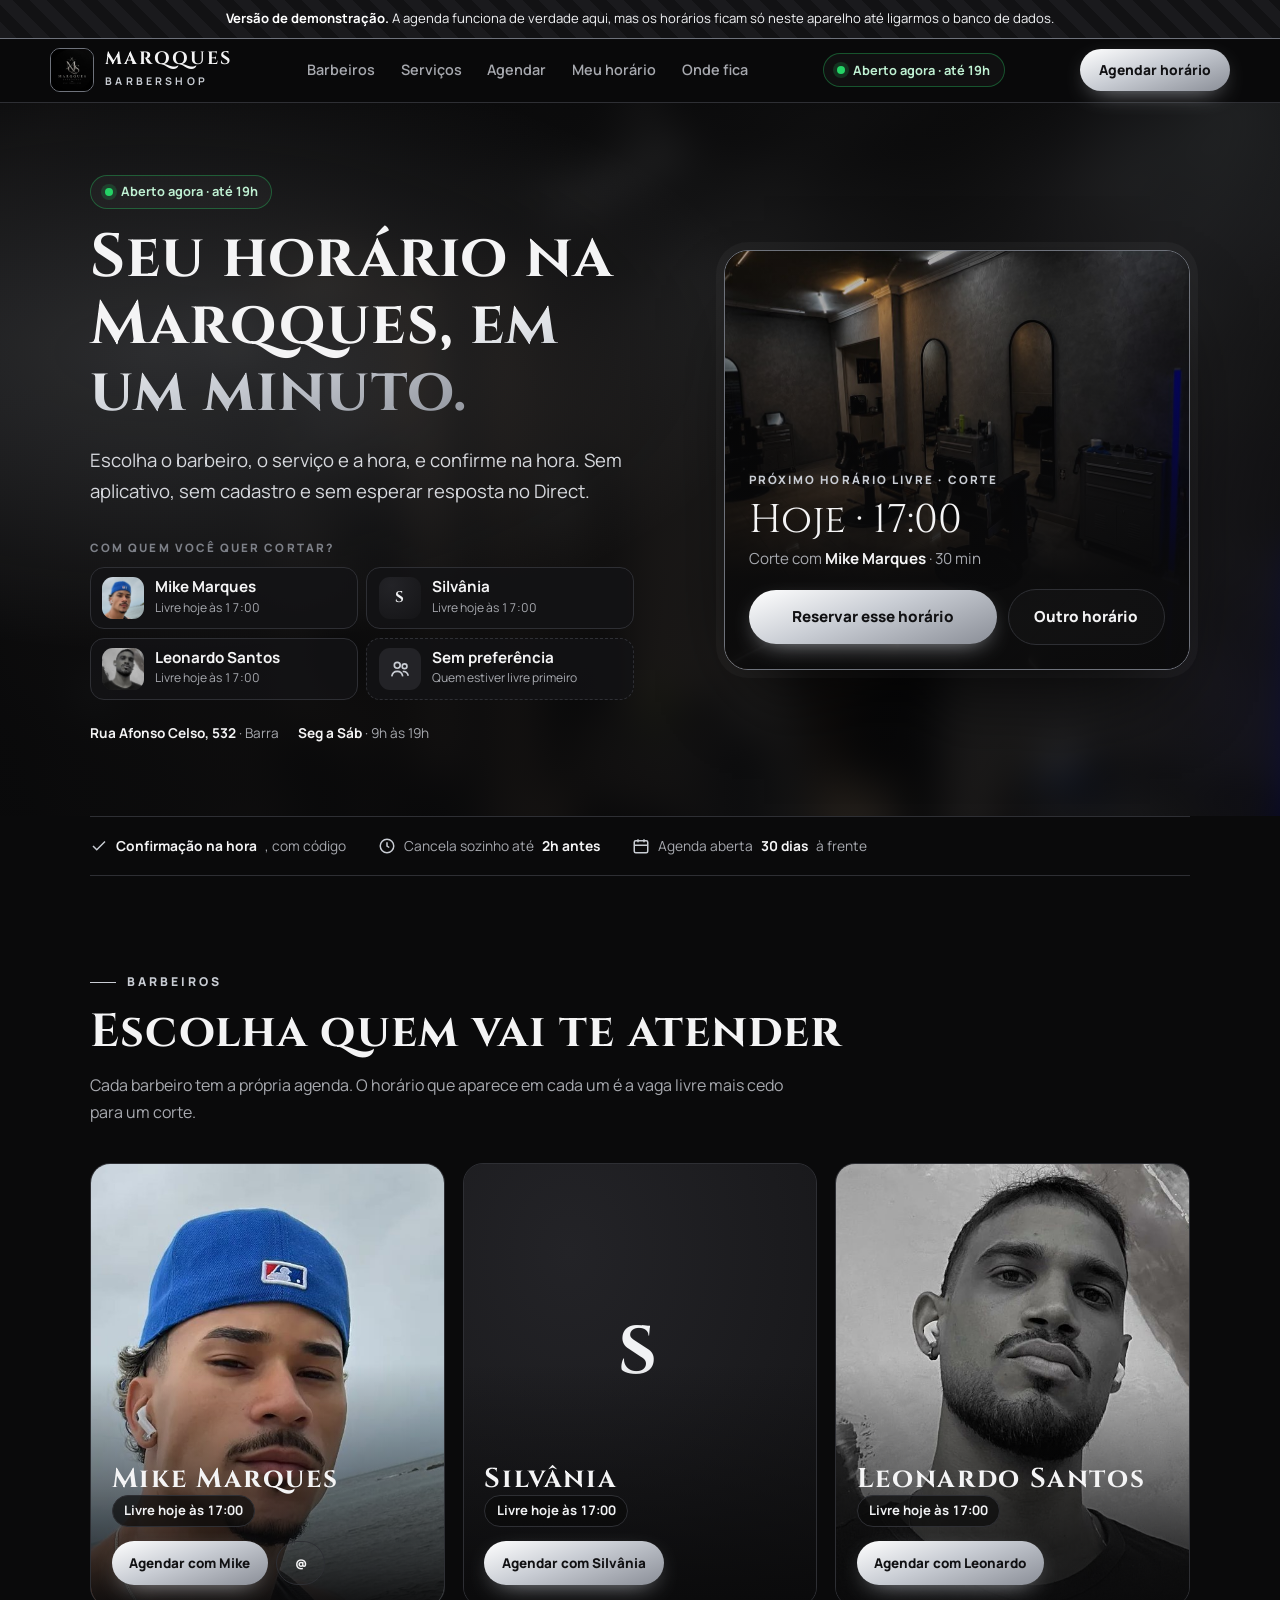
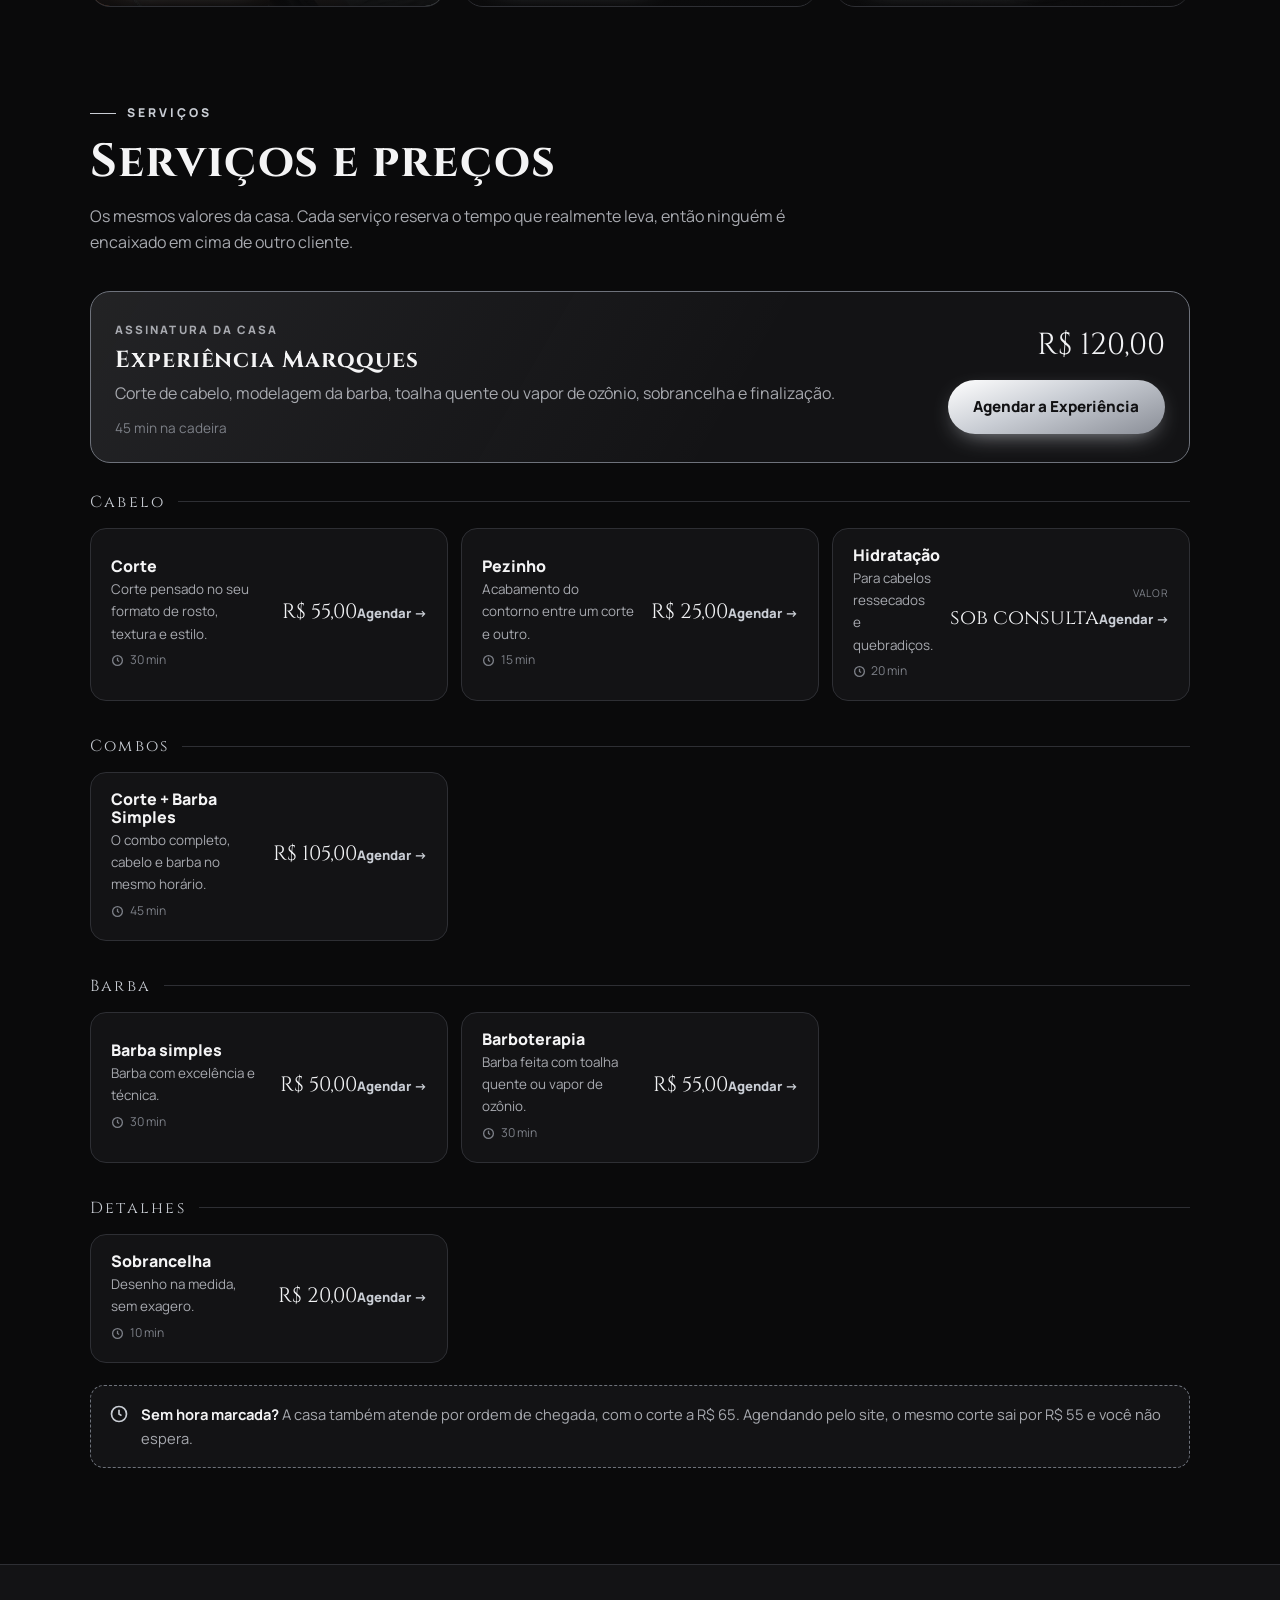
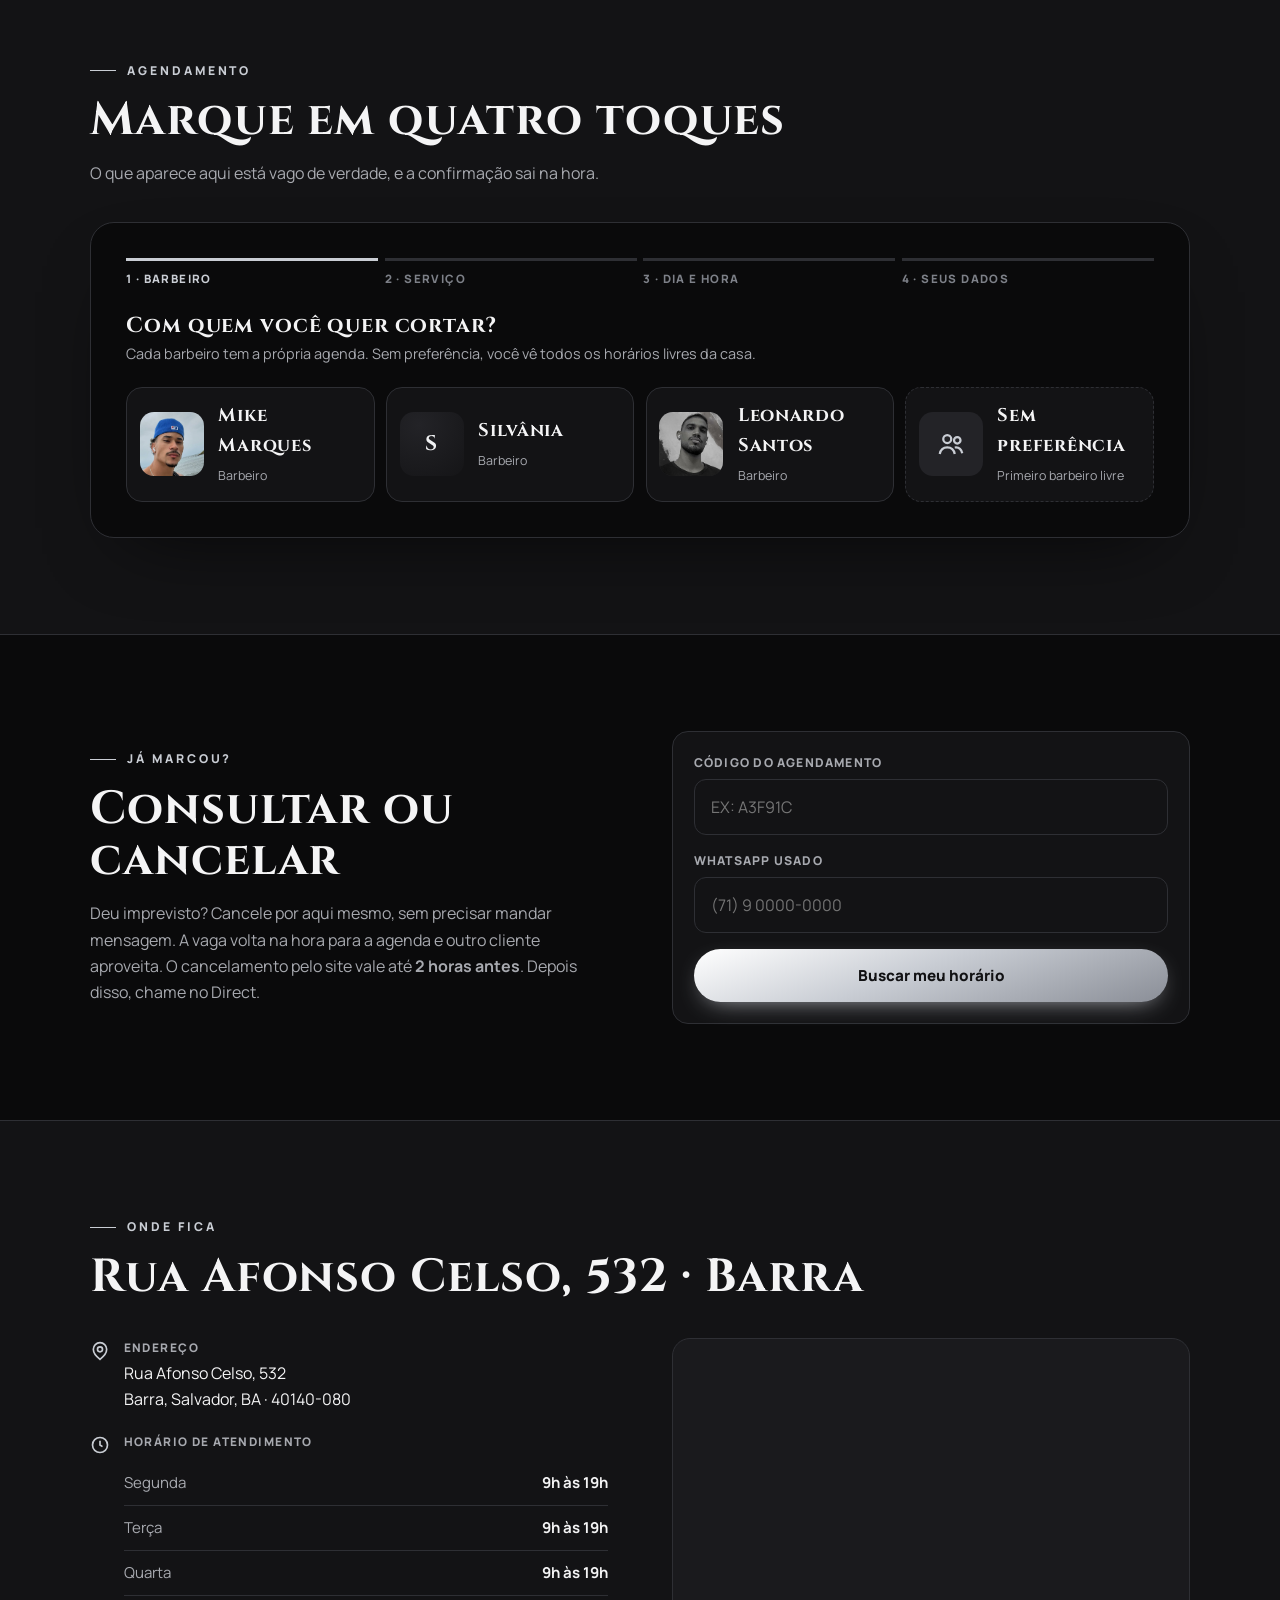
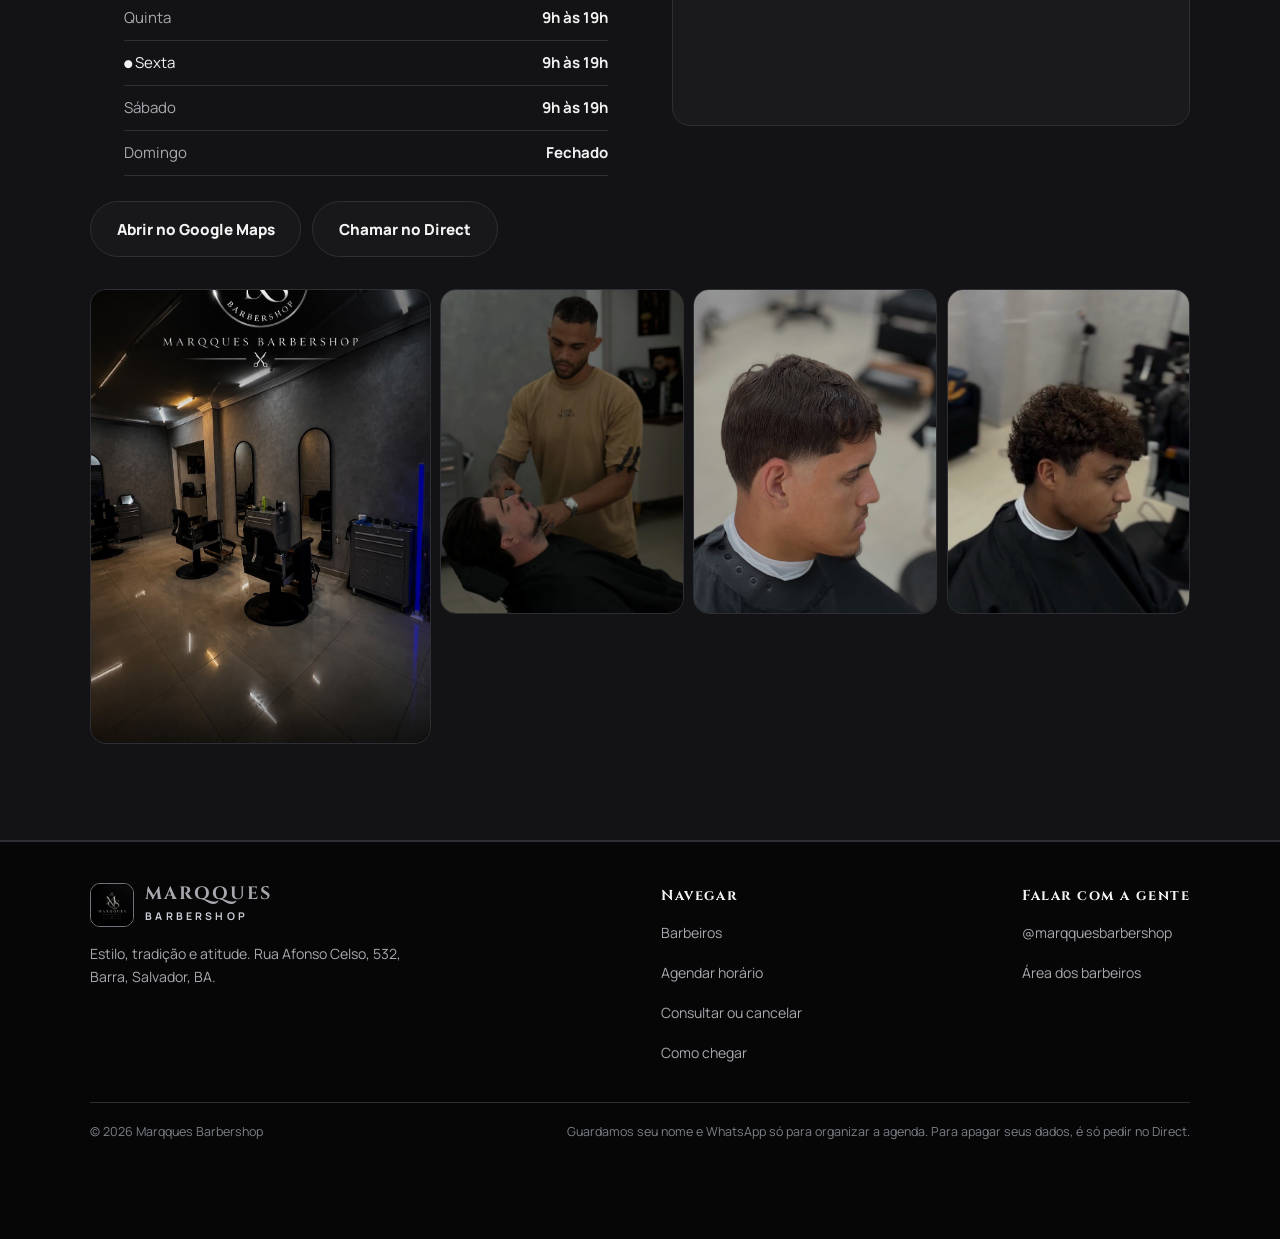
<file: index.html>
<!DOCTYPE html>
<html lang="pt-BR">
<head>
<meta charset="UTF-8">
<meta name="viewport" content="width=device-width, initial-scale=1.0">
<title>Marqques Barbershop · Agende com Mike, Silvânia ou Leonardo na Barra</title>
<meta name="description" content="Barbearia na Barra, Salvador. Escolha o barbeiro, o serviço e o horário e confirme na hora, sem app e sem cadastro.">
<meta name="theme-color" content="#0A0A0B">
<link rel="icon" href="fotos/logo.jpg">

<meta property="og:type" content="website">
<meta property="og:title" content="Marqques Barbershop · Agende seu horário">
<meta property="og:description" content="Escolha o barbeiro, o serviço e o horário. Confirmação na hora, sem app.">
<meta property="og:image" content="fotos/salao.jpg">
<meta property="og:locale" content="pt_BR">
<meta name="twitter:card" content="summary_large_image">

<link rel="preconnect" href="https://fonts.googleapis.com">
<link rel="preconnect" href="https://fonts.gstatic.com" crossorigin>
<link href="https://fonts.googleapis.com/css2?family=Cinzel:wght@600;700&family=Manrope:wght@400;500;600;700;800&display=swap" rel="stylesheet">
<link rel="stylesheet" href="assets/estilo.css?v=20260923213739">

<script type="application/ld+json">
{
  "@context":"https://schema.org",
  "@type":"BarberShop",
  "name":"Marqques Barbershop",
  "slogan":"Estilo • Tradição • Atitude",
  "image":"fotos/salao.jpg",
  "priceRange":"R$$",
  "address":{
    "@type":"PostalAddress",
    "streetAddress":"Rua Afonso Celso, 532",
    "addressLocality":"Salvador",
    "addressRegion":"BA",
    "postalCode":"40140-080",
    "addressCountry":"BR"
  },
  "sameAs":["https://www.instagram.com/marqquesbarbershop/"],
  "openingHoursSpecification":[
    {"@type":"OpeningHoursSpecification","dayOfWeek":["Monday","Tuesday","Wednesday","Thursday","Friday","Saturday"],"opens":"09:00","closes":"19:00"}
  ]
}
</script>
</head>
<body>

<div id="faixa-demo" class="faixa-demo" hidden>
  <b>Versão de demonstração.</b> A agenda funciona de verdade aqui, mas os horários ficam só neste aparelho até ligarmos o banco de dados.
</div>

<!-- ================= TOPO ================= -->
<header class="topo">
  <div class="wrap topo-in">
    <a class="marca" href="#" aria-label="Marqques Barbershop, início">
      <img src="fotos/logo.jpg" alt="" width="44" height="44">
      <span><b>MARQQUES</b><small>Barbershop</small></span>
    </a>
    <nav class="menu">
      <a href="#equipe">Barbeiros</a>
      <a href="#servicos">Serviços</a>
      <a href="#agendar">Agendar</a>
      <a href="#meu-horario">Meu horário</a>
      <a href="#local">Onde fica</a>
    </nav>
    <span class="status" data-status></span>
    <a class="btn btn-prata" href="#agendar">Agendar horário</a>
  </div>
</header>

<!-- ================= CAPA: a agenda já começa aqui ================= -->
<section class="capa capa-agenda">
  <div class="capa-foto" style="background-image:url('fotos/salao.jpg')"></div>
  <div class="wrap capa-in">
    <div class="capa-txt">
      <span class="status" data-status></span>
      <h1>Seu horário na Marqques, <span class="prata-texto">em um minuto.</span></h1>
      <p class="lead">
        Escolha o barbeiro, o serviço e a hora, e confirme na hora.
        Sem aplicativo, sem cadastro e sem esperar resposta no Direct.
      </p>

      <p class="rotulo">Com quem você quer cortar?</p>
      <div class="atalhos" id="atalhos">
        <div class="carregando">Carregando a equipe…</div>
      </div>

      <div class="capa-rodape">
        <span><b>Rua Afonso Celso, 532</b> · Barra</span>
        <span><b>Seg a Sáb</b> · 9h às 19h</span>
      </div>
    </div>

    <aside class="proximo" id="proximo" aria-live="polite">
      <img src="fotos/salao.jpg" alt="" width="941" height="1671">
      <div class="proximo-in">
        <p class="rotulo">Próximo horário livre · Corte</p>
        <div class="proximo-quando" id="px-quando">Procurando…</div>
        <p class="proximo-com" id="px-com">&nbsp;</p>
        <div class="acoes">
          <button class="btn btn-prata btn-bloco" id="px-reservar" type="button" disabled>Reservar esse horário</button>
          <a class="btn btn-linha" href="#agendar">Outro horário</a>
        </div>
      </div>
    </aside>
  </div>
</section>

<div class="wrap">
  <div class="selos">
    <span><svg width="18" height="18" viewBox="0 0 24 24" fill="none" stroke="currentColor" stroke-width="2"><path d="M20 6 9 17l-5-5"/></svg><b>Confirmação na hora</b>, com código</span>
    <span><svg width="18" height="18" viewBox="0 0 24 24" fill="none" stroke="currentColor" stroke-width="2"><circle cx="12" cy="12" r="9"/><path d="M12 7v5l3 2"/></svg>Cancela sozinho até <b>2h antes</b></span>
    <span><svg width="18" height="18" viewBox="0 0 24 24" fill="none" stroke="currentColor" stroke-width="2"><rect x="3" y="5" width="18" height="16" rx="2"/><path d="M8 3v4M16 3v4M3 11h18"/></svg>Agenda aberta <b>30 dias</b> à frente</span>
  </div>
</div>

<!-- ================= EQUIPE ================= -->
<section class="secao" id="equipe">
  <div class="wrap">
    <p class="olho">Barbeiros</p>
    <h2>Escolha quem vai te atender</h2>
    <p class="sub">
      Cada barbeiro tem a própria agenda. O horário que aparece em cada um
      é a vaga livre mais cedo para um corte.
    </p>
    <div class="equipe equipe-v2" id="equipe-lista">
      <div class="carregando">Carregando a equipe…</div>
    </div>
  </div>
</section>

<!-- ================= SERVIÇOS ================= -->
<section class="secao" id="servicos" style="padding-top:0">
  <div class="wrap">
    <p class="olho">Serviços</p>
    <h2>Serviços e preços</h2>
    <p class="sub">
      Os mesmos valores da casa. Cada serviço reserva o tempo que realmente leva,
      então ninguém é encaixado em cima de outro cliente.
    </p>
    <div id="cardapio" style="margin-top:2.2rem">
      <div class="carregando">Carregando os serviços…</div>
    </div>
    <div class="aviso-chegada">
      <svg width="20" height="20" viewBox="0 0 24 24" fill="none" stroke="currentColor" stroke-width="2"><circle cx="12" cy="12" r="9"/><path d="M12 7v5l3 2"/></svg>
      <span><b>Sem hora marcada?</b> A casa também atende por ordem de chegada, com o corte a R$ 65.
        Agendando pelo site, o mesmo corte sai por R$ 55 e você não espera.</span>
    </div>
  </div>
</section>

<!-- ================= AGENDAMENTO ================= -->
<section class="secao agendar" id="agendar">
  <div class="wrap">
    <p class="olho">Agendamento</p>
    <h2>Marque em quatro toques</h2>
    <p class="sub">
      O que aparece aqui está vago de verdade, e a confirmação sai na hora.
    </p>

    <div class="painel" id="agendar-app">

      <div class="passos" id="passos">
        <div class="passo" data-estado="atual">1 · Barbeiro</div>
        <div class="passo" data-estado="aberto">2 · Serviço</div>
        <div class="passo" data-estado="aberto">3 · Dia e hora</div>
        <div class="passo" data-estado="aberto">4 · Seus dados</div>
      </div>

      <div class="escolhas" id="escolhas" hidden></div>

      <!-- 1 -->
      <div class="etapa" data-etapa="1" data-ativa>
        <h3>Com quem você quer cortar?</h3>
        <p class="dica">Cada barbeiro tem a própria agenda. Sem preferência, você vê todos os horários livres da casa.</p>
        <div class="lista-barbeiros" id="lista-barbeiros"></div>
      </div>

      <!-- 2 -->
      <div class="etapa" data-etapa="2">
        <h3>O que vamos fazer?</h3>
        <p class="dica">O tempo na cadeira muda conforme o serviço, por isso ele vem antes da hora.</p>
        <div id="lista-servicos"></div>
        <div class="acoes"><button class="voltar" type="button" data-voltar="1">← Trocar o barbeiro</button></div>
      </div>

      <!-- 3 -->
      <div class="etapa" data-etapa="3">
        <h3>Escolha o dia e a hora</h3>
        <div class="fita" id="fita-dias"></div>
        <p class="titulo-dia" id="titulo-dia"></p>
        <div id="caixa-horas"></div>
        <div class="acoes"><button class="voltar" type="button" data-voltar="2">← Trocar o serviço</button></div>
      </div>

      <!-- 4 -->
      <div class="etapa" data-etapa="4">
        <h3>Quase lá</h3>
        <p class="dica">Só falta saber quem vai sentar na cadeira.</p>
        <div class="resumo" id="resumo"></div>
        <form id="form-cliente" novalidate>
          <div class="campos">
            <div class="campo">
              <label for="cli-nome">Seu nome</label>
              <input id="cli-nome" name="nome" type="text" autocomplete="name" placeholder="Como te chamam" required>
            </div>
            <div class="campo">
              <label for="cli-tel">WhatsApp</label>
              <input id="cli-tel" name="tel" type="tel" inputmode="numeric" autocomplete="tel" placeholder="(71) 9 0000-0000" required>
              <p class="ajuda">Serve para te achar se precisar remarcar. Não vai para lista de propaganda.</p>
            </div>
            <div class="campo">
              <label for="cli-obs">Observação <span style="text-transform:none;letter-spacing:0;font-weight:500">(opcional)</span></label>
              <textarea id="cli-obs" name="obs" maxlength="240" placeholder="Ex: o mesmo do mês passado, degradê baixo"></textarea>
            </div>
          </div>
          <div id="msg-form"></div>
          <div class="acoes">
            <button class="btn btn-prata" id="btn-confirmar" type="submit">Confirmar horário</button>
            <button class="voltar" type="button" data-voltar="3">← Trocar a hora</button>
          </div>
        </form>
      </div>

      <!-- 5 -->
      <div class="etapa" data-etapa="5">
        <div class="sucesso">
          <div class="selo-ok" aria-hidden="true">
            <svg width="30" height="30" viewBox="0 0 24 24" fill="none" stroke="currentColor" stroke-width="3" stroke-linecap="round" stroke-linejoin="round"><path d="M20 6 9 17l-5-5"/></svg>
          </div>
          <h3>Horário confirmado</h3>
          <p class="com">com <span id="ok-barbeiro"></span></p>
          <p class="dica" id="ok-linha" style="color:var(--cinza);margin:.4rem 0 1rem"></p>
          <p style="font-size:.76rem;letter-spacing:.16em;text-transform:uppercase;color:var(--cinza);font-weight:800">Seu código</p>
          <div class="codigo" id="ok-codigo"></div>
          <p style="max-width:34rem;margin:0 auto 1.4rem;color:var(--cinza);font-size:.92rem">
            Guarde esse código: é com ele que você consulta ou cancela sozinho,
            até 2 horas antes. Chegue uns 5 minutinhos antes.
          </p>
          <div class="acoes" style="justify-content:center">
            <a class="btn btn-zap" id="ok-zap" target="_blank" rel="noopener">Avisar no WhatsApp</a>
            <a class="btn btn-linha" id="ok-ics">Salvar no calendário</a>
            <button class="btn btn-linha" id="btn-novo" type="button">Marcar outro</button>
          </div>
        </div>
      </div>

    </div>
  </div>
</section>

<!-- ================= MEU HORÁRIO ================= -->
<section class="secao" id="meu-horario">
  <div class="wrap dupla">
    <div>
      <p class="olho">Já marcou?</p>
      <h2>Consultar ou cancelar</h2>
      <p class="sub">
        Deu imprevisto? Cancele por aqui mesmo, sem precisar mandar mensagem.
        A vaga volta na hora para a agenda e outro cliente aproveita.
        O cancelamento pelo site vale até <b>2 horas antes</b>. Depois disso, chame no Direct.
      </p>
    </div>
    <div class="cartao">
      <form id="form-consulta">
        <div class="campos">
          <div class="campo">
            <label for="con-codigo">Código do agendamento</label>
            <input id="con-codigo" type="text" placeholder="Ex: A3F91C" style="text-transform:uppercase" required>
          </div>
          <div class="campo">
            <label for="con-tel">WhatsApp usado</label>
            <input id="con-tel" type="tel" inputmode="numeric" placeholder="(71) 9 0000-0000" required>
          </div>
          <button class="btn btn-prata btn-bloco" type="submit">Buscar meu horário</button>
        </div>
      </form>
      <div id="saida-consulta"></div>
    </div>
  </div>
</section>

<!-- ================= ONDE FICA ================= -->
<section class="secao" id="local" style="background:var(--grafite);border-block:1px solid var(--borda)">
  <div class="wrap">
    <p class="olho">Onde fica</p>
    <h2>Rua Afonso Celso, 532 · Barra</h2>

    <div class="dupla" style="margin-top:2.2rem;align-items:start">
      <div class="info-local">
        <div class="info-item">
          <svg width="20" height="20" viewBox="0 0 24 24" fill="none" stroke="currentColor" stroke-width="2"><path d="M20 10c0 6-8 12-8 12s-8-6-8-12a8 8 0 1 1 16 0Z"/><circle cx="12" cy="10" r="3"/></svg>
          <div>
            <b class="rot">Endereço</b>
            Rua Afonso Celso, 532<br>
            Barra, Salvador, BA · 40140-080
          </div>
        </div>

        <div class="info-item">
          <svg width="20" height="20" viewBox="0 0 24 24" fill="none" stroke="currentColor" stroke-width="2"><circle cx="12" cy="12" r="9"/><path d="M12 7v5l3 2"/></svg>
          <div style="width:100%">
            <b class="rot">Horário de atendimento</b>
            <table class="tabela-horario" id="tabela-horario">
              <tr data-dia="1"><td>Segunda</td><td>9h às 19h</td></tr>
              <tr data-dia="2"><td>Terça</td><td>9h às 19h</td></tr>
              <tr data-dia="3"><td>Quarta</td><td>9h às 19h</td></tr>
              <tr data-dia="4"><td>Quinta</td><td>9h às 19h</td></tr>
              <tr data-dia="5"><td>Sexta</td><td>9h às 19h</td></tr>
              <tr data-dia="6"><td>Sábado</td><td>9h às 19h</td></tr>
              <tr data-dia="0"><td>Domingo</td><td>Fechado</td></tr>
            </table>
          </div>
        </div>

        <div class="acoes" style="margin-top:.4rem">
          <a class="btn btn-linha" id="link-maps" target="_blank" rel="noopener" href="https://www.google.com/maps/search/?api=1&amp;query=Rua+Afonso+Celso+532+Barra+Salvador+BA">Abrir no Google Maps</a>
          <a class="btn btn-linha" id="link-contato" target="_blank" rel="noopener" href="https://ig.me/m/marqquesbarbershop">Chamar no Direct</a>
        </div>
      </div>

      <div class="mapa">
        <iframe title="Mapa da Marqques Barbershop" loading="lazy" referrerpolicy="no-referrer-when-downgrade"
          src="https://www.google.com/maps?q=Rua%20Afonso%20Celso%2C%20532%2C%20Barra%2C%20Salvador%20-%20BA&output=embed"></iframe>
      </div>
    </div>

    <div class="faixa-fotos">
      <figure><img src="fotos/salao.jpg" loading="lazy" style="object-position:50% 65%" alt="Salão da Marqques: piso escuro, cadeiras pretas, espelhos em arco e luzes de LED no teto."></figure>
      <figure><img src="fotos/atendimento.jpg" loading="lazy" alt="Barbeiro da Marqques desenhando a barba de um cliente deitado na cadeira."></figure>
      <figure><img src="fotos/corte-1.jpg" loading="lazy" alt="Corte degradê com franja texturizada, visto de perfil."></figure>
      <figure><img src="fotos/corte-2.jpg" loading="lazy" style="object-position:50% 35%" alt="Corte com cachos definidos no topo e laterais baixas."></figure>
    </div>
  </div>
</section>

<!-- ================= RODAPÉ ================= -->
<footer class="rodape">
  <div class="wrap">
    <div class="rodape-in">
      <div style="max-width:22rem">
        <a class="marca" href="#" style="margin-bottom:.9rem">
          <img src="fotos/logo.jpg" alt="" width="44" height="44">
          <span><b>MARQQUES</b><small>Barbershop</small></span>
        </a>
        <p>Estilo, tradição e atitude. Rua Afonso Celso, 532, Barra, Salvador, BA.</p>
      </div>
      <div>
        <b class="rodape-titulo">Navegar</b>
        <ul class="rodape-links">
          <li><a href="#equipe">Barbeiros</a></li>
          <li><a href="#agendar">Agendar horário</a></li>
          <li><a href="#meu-horario">Consultar ou cancelar</a></li>
          <li><a href="#local">Como chegar</a></li>
        </ul>
      </div>
      <div>
        <b class="rodape-titulo">Falar com a gente</b>
        <ul class="rodape-links">
          <li><a href="https://www.instagram.com/marqquesbarbershop/" target="_blank" rel="noopener">@marqquesbarbershop</a></li>
          <li><a href="admin.html">Área dos barbeiros</a></li>
        </ul>
      </div>
    </div>
    <div class="creditos">
      <span>© <span id="ano"></span> Marqques Barbershop</span>
      <span>Guardamos seu nome e WhatsApp só para organizar a agenda. Para apagar seus dados, é só pedir no Direct.</span>
    </div>
  </div>
</footer>

<a class="flutua" href="#agendar">
  <svg width="18" height="18" viewBox="0 0 24 24" fill="none" stroke="currentColor" stroke-width="2"><rect x="3" y="5" width="18" height="16" rx="2"/><path d="M8 3v4M16 3v4M3 11h18"/></svg>
  Agendar
</a>

<script src="assets/config.js?v=20260923213739"></script>
<!-- Este bloco vem ANTES de agenda.js: registra o ouvinte que recebe
     barbeiros e serviços assim que carregam. -->
<script>
(function () {
  var CFG = window.TV;
  var DIAS = ['domingo','segunda','terça','quarta','quinta','sexta','sábado'];
  document.getElementById('ano').textContent = new Date().getFullYear();
  if (CFG.modoDemo) document.getElementById('faixa-demo').hidden = false;
  if (CFG.whatsapp) {
    var contato = document.getElementById('link-contato');
    contato.href = 'https://wa.me/' + CFG.whatsapp;
    contato.textContent = 'Chamar no WhatsApp';
    contato.className = 'btn btn-zap';
  }

  function el(tag, cls, txt) {
    var n = document.createElement(tag);
    if (cls) n.className = cls;
    if (txt != null) n.textContent = txt;
    return n;
  }
  function min(t) { var p = String(t).split(':'); return (+p[0]) * 60 + (+p[1]); }
  function horaCurta(t) { var p = String(t).split(':'); return (+p[0]) + 'h' + (p[1] === '00' ? '' : p[1]); }
  function irAgendar() { document.getElementById('agendar').scrollIntoView({ behavior: 'smooth' }); }
  function avatar(b, cls) {
    var box = el('span', cls);
    if (b.foto) { var i = el('img'); i.src = b.foto; i.alt = ''; box.appendChild(i); }
    else box.appendChild(el('span', 'iniciais', CFG.iniciais ? CFG.iniciais(b.nome) : b.nome[0]));
    return box;
  }
  function primeiroNome(n) { return String(n).split(' ')[0]; }
  function quando(p) { return CFG.diaRelativo(p.dia).replace(/, \d+ de .*/, '') + ' · ' + p.hora; }

  /* ---- aberto / fechado agora ---- */
  (function status() {
    var agora = new Date(), m = agora.getHours() * 60 + agora.getMinutes();
    var hoje = CFG.expediente[agora.getDay()], txt, aberto = false;
    if (hoje && hoje.aberto && m >= min(hoje.abre) && m < min(hoje.fecha)) {
      aberto = true; txt = 'Aberto agora · até ' + horaCurta(hoje.fecha);
    } else {
      for (var i = 0; i < 8; i++) {
        var d = (agora.getDay() + i) % 7, e = CFG.expediente[d];
        if (!e || !e.aberto || (i === 0 && m >= min(e.abre))) continue;
        txt = 'Fechado · abre ' + (i === 0 ? 'hoje' : i === 1 ? 'amanhã' : DIAS[d]) + ' às ' + horaCurta(e.abre);
        break;
      }
    }
    Array.prototype.forEach.call(document.querySelectorAll('[data-status]'), function (s) {
      s.textContent = txt;
      if (aberto) s.setAttribute('data-aberto', '');
    });
    var linha = document.querySelector('#tabela-horario tr[data-dia="' + agora.getDay() + '"]');
    if (linha) linha.setAttribute('data-hoje', '');
  })();

  /* ---- cardápio ---- */
  function pintaCardapio(lista) {
    var alvo = document.getElementById('cardapio');
    alvo.innerHTML = '';
    var grupos = {};
    lista.forEach(function (s) {
      if (s.categoria === 'Assinatura') { alvo.appendChild(cardAssinatura(s)); return; }
      var g = s.categoria || 'Serviços'; (grupos[g] = grupos[g] || []).push(s);
    });
    Object.keys(grupos).forEach(function (g) {
      var bloco = el('div', 'cardapio-grupo');
      bloco.appendChild(el('div', 'cardapio-titulo', g));
      var grade = el('div', 'grade-servicos');
      grupos[g].forEach(function (s) {
        var card = el('article', 'servico');
        card.innerHTML =
          '<div class="servico-txt"><h3></h3><p></p>' +
            '<span class="tempo"><svg width="13" height="13" viewBox="0 0 24 24" fill="none" stroke="currentColor" stroke-width="2.4"><circle cx="12" cy="12" r="9"/><path d="M12 7v5l3 2"/></svg>' +
            s.duracao_min + ' min</span></div>' +
          '<div class="servico-dir"><span class="preco"></span>' +
            '<button class="marcar" type="button">Agendar →</button></div>';
        card.querySelector('h3').textContent = s.nome;
        card.querySelector('p').textContent = s.descricao || '';
        card.querySelector('.preco').innerHTML = valor(s);
        card.querySelector('.marcar').addEventListener('click', function () { CFG.agendarServico(s.id); irAgendar(); });
        grade.appendChild(card);
      });
      bloco.appendChild(grade);
      alvo.appendChild(bloco);
    });
  }
  function valor(s) {
    if (!s.preco_centavos) return '<small>valor</small>sob consulta';
    return (s.a_partir_de ? '<small>a partir de</small>' : '') + 'R$ ' + (s.preco_centavos / 100).toFixed(2).replace('.', ',');
  }
  function cardAssinatura(s) {
    var c = el('article', 'assinatura');
    var esq = el('div');
    esq.appendChild(el('p', 'rotulo', 'Assinatura da casa'));
    esq.appendChild(el('h3', null, s.nome));
    esq.appendChild(el('p', null, s.descricao || ''));
    var meta = el('div', 'meta');
    meta.appendChild(el('span', null, s.duracao_min + ' min na cadeira'));
    esq.appendChild(meta);
    var dir = el('div', 'servico-dir');
    var p = el('div', 'preco'); p.innerHTML = valor(s);
    dir.appendChild(p);
    var b = el('button', 'btn btn-prata', 'Agendar a Experiência');
    b.type = 'button'; b.style.marginTop = '.6rem';
    b.addEventListener('click', function () { CFG.agendarServico(s.id); irAgendar(); });
    dir.appendChild(b);
    c.appendChild(esq); c.appendChild(dir);
    return c;
  }

  /* ---- atalhos da capa + cards da equipe, com a vaga mais cedo de cada um ---- */
  function pintaEquipe(barbeiros, servicos) {
    var corte = servicos.filter(function (s) { return s.id === 'corte' || s.slug === 'corte'; })[0] || servicos[0];
    var atalhos = document.getElementById('atalhos');
    var lista = document.getElementById('equipe-lista');
    atalhos.innerHTML = ''; lista.innerHTML = '';

    var proximos = [];
    barbeiros.forEach(function (b) {
      var at = el('button', 'atalho'); at.type = 'button';
      at.appendChild(avatar(b, 'av'));
      var t = el('span'); t.appendChild(el('b', null, b.nome));
      var sm = el('small', null, 'Vendo a agenda…'); t.appendChild(sm);
      at.appendChild(t);
      at.addEventListener('click', function () { CFG.agendarCom(b.id); irAgendar(); });
      atalhos.appendChild(at);

      var card = el('article', 'membro' + (b.foto ? '' : ' sem-foto'));
      if (b.foto) {
        var img = el('img'); img.src = b.foto; img.loading = 'lazy'; img.alt = 'Foto de ' + b.nome + ', barbeiro da Marqques.';
        card.appendChild(img);
      } else {
        card.appendChild(el('span', 'iniciais', CFG.iniciais ? CFG.iniciais(b.nome) : b.nome[0]));
      }
      var info = el('div', 'membro-info');
      info.appendChild(el('h3', null, b.nome));
      var livre = el('span', 'livre', 'Vendo a agenda…');
      info.appendChild(livre);
      var ac = el('div', 'membro-acoes');
      var bt = el('button', 'btn btn-prata', 'Agendar com ' + primeiroNome(b.nome));
      bt.type = 'button';
      bt.addEventListener('click', function () { CFG.agendarCom(b.id); irAgendar(); });
      ac.appendChild(bt);
      if (b.instagram) {
        var ig = el('a', 'btn btn-linha', '@'); ig.href = 'https://www.instagram.com/' + b.instagram + '/';
        ig.target = '_blank'; ig.rel = 'noopener'; ig.setAttribute('aria-label', 'Instagram de ' + b.nome);
        ac.appendChild(ig);
      }
      info.appendChild(ac);
      card.appendChild(info);
      lista.appendChild(card);

      proximos.push(CFG.proximoLivre(b, corte).then(function (p) {
        var txt = p ? 'Livre ' + quando(p).toLowerCase().replace(' · ', ' às ') : 'Agenda cheia nos próximos dias';
        sm.textContent = txt; livre.textContent = txt;
        return p ? { b: b, p: p } : null;
      }).catch(function () { sm.textContent = livre.textContent = 'Ver horários'; return null; }));
    });

    var q = el('button', 'atalho qualquer'); q.type = 'button';
    q.innerHTML = '<span class="av"><svg width="22" height="22" viewBox="0 0 24 24" fill="none" stroke="currentColor" stroke-width="1.8"><circle cx="9" cy="8" r="3.2"/><circle cx="17" cy="9" r="2.6"/><path d="M3 20c.6-3.4 3-5.4 6-5.4s5.4 2 6 5.4M15 14.8c2.8-.4 5.2 1.3 6 4.6"/></svg></span>' +
                  '<span><b>Sem preferência</b><small>Quem estiver livre primeiro</small></span>';
    q.addEventListener('click', function () { CFG.agendarCom('qualquer'); irAgendar(); });
    atalhos.appendChild(q);

    // cartão "próximo horário livre": a vaga mais cedo da casa inteira
    Promise.all(proximos).then(function (r) {
      var melhor = r.filter(Boolean).sort(function (a, c) {
        return (a.p.dia + a.p.hora) < (c.p.dia + c.p.hora) ? -1 : 1;
      })[0];
      var qd = document.getElementById('px-quando'), com = document.getElementById('px-com'), bt = document.getElementById('px-reservar');
      if (!melhor) { qd.textContent = 'Agenda cheia'; com.textContent = 'Chame no Direct que a gente encaixa.'; return; }
      qd.textContent = quando(melhor.p);
      com.innerHTML = '';
      com.appendChild(document.createTextNode(corte.nome + ' com '));
      com.appendChild(el('b', null, melhor.b.nome));
      com.appendChild(document.createTextNode(' · ' + corte.duracao_min + ' min'));
      bt.disabled = false;
      bt.onclick = function () { CFG.agendarDireto(melhor.b.id, corte.id, melhor.p.dia, melhor.p.hora); irAgendar(); };
    });
  }

  var dados = null;
  function recebe(d) { dados = d; pintaCardapio(d.servicos); pintaEquipe(d.barbeiros, d.servicos); }
  document.addEventListener('tv:dados', function (ev) { recebe(ev.detail); });
  // marcou? a vaga some da capa e dos cards na mesma hora
  document.addEventListener('tv:agendado', function () { if (dados) pintaEquipe(dados.barbeiros, dados.servicos); });
})();
</script>
<script src="assets/agenda.js?v=20260923213739"></script>
</body>
</html>
</file>
<file: assets/estilo.css>
/* =====================================================================
   Marqques Barbershop — folha de estilo
   Paleta tirada da própria marca: monograma MQS em prata escovada
   sobre preto, e o salão escuro de espelhos em arco e luz fria.
   ===================================================================== */

:root{
  --fundo:      #0A0A0B;
  --grafite:    #131315;
  --carvao:     #1A1A1D;
  --chumbo:     #232327;
  --borda:      #2E2F34;

  --prata:       #C9CDD4;
  --prata-clara: #F1F2F4;
  --prata-fundo: #6E727B;
  --prata-gradiente: linear-gradient(160deg, #FFFFFF 0%, var(--prata) 45%, #8A8E97 100%);

  --creme:      #F4F4F5;
  --cinza:      #A7A9AF;
  --cinza-fraco:#7D8088;
  --verde-zap:  #25D366;
  --vermelho:   #E06560;

  --display: 'Cinzel', 'Trajan Pro', Georgia, serif;
  --corpo:   'Manrope', system-ui, sans-serif;

  --raio:  16px;
  --larg:  1180px;
}

*{margin:0;padding:0;box-sizing:border-box}
[hidden]{display:none !important}
html{scroll-behavior:smooth;scroll-padding-top:80px}
body{
  font-family:var(--corpo);
  background:var(--fundo);
  color:var(--creme);
  line-height:1.65;
  overflow-x:clip;
  -webkit-font-smoothing:antialiased;
}
img{display:block;max-width:100%}
a{color:inherit;text-decoration:none}
button{font:inherit;color:inherit;background:none;border:none;cursor:pointer}
:focus-visible{outline:2px solid var(--prata);outline-offset:3px;border-radius:6px}

.wrap{max-width:var(--larg);margin:0 auto;padding:0 clamp(1rem,4vw,2.5rem)}
.secao{padding:clamp(3.5rem,8vw,6rem) 0}

h1,h2,h3,.display{font-family:var(--display);font-weight:700;line-height:1.1;letter-spacing:.02em}
h2{font-size:clamp(1.9rem,4.4vw,2.9rem)}
h3{font-size:1.1rem;letter-spacing:.04em}

.olho{
  font-size:.76rem;font-weight:800;letter-spacing:.24em;text-transform:uppercase;color:var(--prata);
  display:flex;align-items:center;gap:.7rem;margin-bottom:.9rem;
}
.olho::before{content:"";width:26px;height:1px;background:var(--prata);flex:none}
.sub{color:var(--cinza);max-width:44rem;margin-top:.9rem}
.prata-texto{
  background:var(--prata-gradiente);-webkit-background-clip:text;background-clip:text;
  -webkit-text-fill-color:transparent;color:var(--prata);
}

/* ---------- botões ---------- */
.btn{
  display:inline-flex;align-items:center;justify-content:center;gap:.55rem;
  padding:.9rem 1.6rem;border-radius:100px;font-weight:800;font-size:.95rem;min-height:48px;
  transition:transform .15s ease, box-shadow .15s ease, background .15s ease, border-color .15s;
  text-align:center;
}
.btn:active{transform:translateY(1px)}
.btn-prata{background:var(--prata-gradiente);color:#111113;box-shadow:0 8px 26px -12px var(--prata)}
.btn-prata:hover{box-shadow:0 12px 32px -8px var(--prata)}
.btn-linha{border:1px solid var(--borda);color:var(--creme);background:rgba(255,255,255,.02)}
.btn-linha:hover{border-color:var(--prata);color:var(--prata-clara)}
.btn-zap{background:var(--verde-zap);color:#05301A}
.btn-bloco{width:100%}
.btn:disabled{opacity:.45;cursor:not-allowed;transform:none}

/* ---------- topo ---------- */
.topo{
  position:sticky;top:0;z-index:60;
  background:rgba(10,10,11,.86);backdrop-filter:blur(14px);-webkit-backdrop-filter:blur(14px);
  border-bottom:1px solid var(--borda);
}
.topo-in{display:flex;align-items:center;justify-content:space-between;gap:1rem;padding:.6rem 0}
.marca{display:flex;align-items:center;gap:.7rem}
.marca img{width:44px;height:44px;flex:none;border-radius:10px;object-fit:cover;border:1px solid var(--prata-fundo)}
.marca b{font-family:var(--display);font-size:1.12rem;letter-spacing:.12em;line-height:1;display:block}
.marca small{display:block;font-size:.66rem;letter-spacing:.3em;color:var(--prata);text-transform:uppercase;font-weight:700;margin-top:.25rem}
.menu{display:flex;align-items:center;gap:1.6rem}
.menu a{font-size:.9rem;font-weight:600;color:var(--cinza)}
.menu a:hover{color:var(--prata-clara)}
.topo .btn{padding:.6rem 1.2rem;font-size:.86rem;min-height:42px}
@media(max-width:900px){ .menu{display:none} }

/* ---------- capa ---------- */
.capa{position:relative;min-height:min(92vh,800px);display:flex;align-items:center;isolation:isolate;overflow:hidden}
.capa-foto{position:absolute;inset:0;z-index:-2;background:var(--grafite) center 38%/cover no-repeat}
.capa::after{
  content:"";position:absolute;inset:0;z-index:-1;
  background:
    radial-gradient(70% 60% at 12% 35%, rgba(214,218,226,.16), transparent 70%),
    linear-gradient(100deg, rgba(10,10,11,.97) 0%, rgba(10,10,11,.9) 42%, rgba(10,10,11,.45) 100%);
}
.capa-in{padding-block:clamp(3rem,7vw,5rem);width:100%;display:grid;grid-template-columns:1.15fr .85fr;gap:clamp(2rem,5vw,4rem);align-items:center}
.capa-foto{filter:blur(18px) saturate(.8);transform:scale(1.1)}
.capa-quadro{margin:0;border-radius:24px;overflow:hidden;border:1px solid var(--prata-fundo);aspect-ratio:4/5;box-shadow:0 40px 90px -40px #000,0 0 0 8px rgba(214,218,226,.06)}
.capa-quadro img{width:100%;height:100%;object-fit:cover;object-position:50% 45%}
.capa .selo-novo{
  display:inline-flex;align-items:center;gap:.5rem;border:1px solid var(--prata-fundo);
  background:rgba(214,218,226,.08);color:var(--prata-clara);border-radius:100px;
  padding:.35rem .9rem;font-size:.8rem;font-weight:700;letter-spacing:.04em;margin-bottom:1.2rem;
}
.capa h1{font-size:clamp(2.4rem,6.6vw,4.4rem);max-width:15ch}
.capa p.lead{font-size:clamp(1rem,2vw,1.16rem);color:#D6D8DD;max-width:36rem;margin:1.2rem 0 2rem}
.capa-ctas{display:flex;flex-wrap:wrap;gap:.8rem}
.capa-rostos{display:flex;align-items:center;gap:.8rem;margin-top:2.2rem;font-size:.86rem;color:var(--cinza)}
.capa-rostos .pilha{display:flex}
.capa-rostos .pilha img{width:42px;height:42px;border-radius:50%;object-fit:cover;object-position:50% 20%;border:2px solid var(--fundo);margin-left:-10px}
.capa-rostos .pilha img:first-child{margin-left:0}
.capa-rostos b{color:var(--creme)}
@media(max-width:700px){
  .capa::after{background:linear-gradient(180deg, rgba(10,10,11,.55) 0%, rgba(10,10,11,.92) 45%, rgba(10,10,11,.98) 100%)}
  .capa{min-height:auto}
}

@media(max-width:900px){
  .capa-in{grid-template-columns:1fr}
  .capa-quadro{order:-1;aspect-ratio:4/3;max-height:52vh}
}
.selos{display:flex;flex-wrap:wrap;gap:1.2rem 2rem;border-top:1px solid var(--borda);border-bottom:1px solid var(--borda);padding:1.1rem 0;font-size:.86rem;color:var(--cinza)}
.selos span{display:flex;align-items:center;gap:.5rem}
.selos svg{color:var(--prata);flex:none}
.selos b{color:var(--creme);font-weight:700}

/* ---------- equipe ---------- */
.equipe{display:grid;grid-template-columns:repeat(3,1fr);gap:1.1rem;margin-top:2.4rem}
@media(max-width:900px){ .equipe{grid-template-columns:1fr 1fr} }
@media(max-width:560px){ .equipe{grid-template-columns:1fr} }
.membro{
  position:relative;border-radius:20px;overflow:hidden;border:1px solid var(--borda);background:var(--carvao);
  aspect-ratio:4/5;isolation:isolate;
}
.membro img{position:absolute;inset:0;width:100%;height:100%;object-fit:cover;object-position:50% 25%;z-index:-1;transition:transform .5s ease}
.membro:hover img{transform:scale(1.04)}
.membro::after{content:"";position:absolute;inset:0;z-index:-1;background:linear-gradient(180deg,transparent 45%,rgba(10,10,11,.96) 100%)}
.membro-info{position:absolute;left:0;right:0;bottom:0;padding:1.3rem}
.membro-info h3{font-size:1.7rem;letter-spacing:.06em}
.membro-info p{font-size:.8rem;letter-spacing:.2em;text-transform:uppercase;color:var(--prata);font-weight:700;margin:.2rem 0 1rem}
.membro-acoes{display:flex;gap:.5rem;flex-wrap:wrap}
.membro-acoes .btn{padding:.6rem 1.1rem;font-size:.84rem;min-height:44px}

/* ---------- serviços ---------- */
.cardapio-grupo + .cardapio-grupo{margin-top:2rem}
.cardapio-titulo{font-family:var(--display);font-size:1rem;letter-spacing:.14em;color:var(--prata);margin-bottom:.8rem;display:flex;align-items:center;gap:.8rem}
.cardapio-titulo::after{content:"";flex:1;height:1px;background:var(--borda)}
.grade-servicos{display:grid;grid-template-columns:repeat(auto-fill,minmax(270px,1fr));gap:.8rem}
.servico{
  background:var(--grafite);border:1px solid var(--borda);border-radius:var(--raio);
  padding:1.15rem 1.25rem;display:flex;align-items:center;gap:1rem;
  transition:border-color .2s ease, transform .2s ease;
}
.servico:hover{border-color:var(--prata-fundo);transform:translateY(-2px)}
.servico-txt{flex:1;min-width:0}
.servico h3{font-family:var(--corpo);font-size:1rem;font-weight:800;letter-spacing:0}
.servico p{font-size:.84rem;color:var(--cinza);margin-top:.15rem}
.servico .tempo{font-size:.76rem;color:var(--cinza-fraco);margin-top:.35rem;display:flex;align-items:center;gap:.35rem}
.servico-dir{text-align:right;flex:none}
.servico .preco{font-family:var(--display);font-size:1.3rem;color:var(--prata-clara);white-space:nowrap;line-height:1.1}
.servico .preco small{display:block;font-family:var(--corpo);font-size:.66rem;letter-spacing:.08em;color:var(--cinza-fraco);text-transform:uppercase}
.servico .marcar{font-size:.82rem;font-weight:800;color:var(--prata);min-height:40px;display:inline-flex;align-items:center}
.servico .marcar:hover{color:var(--prata-clara)}

/* ---------- agendamento ---------- */
.agendar{background:var(--grafite);border-block:1px solid var(--borda)}
.painel{
  background:var(--fundo);border:1px solid var(--borda);border-radius:24px;
  padding:clamp(1.1rem,3.5vw,2.2rem);margin-top:2.2rem;
  box-shadow:0 30px 80px -40px rgba(0,0,0,.8);
}
.passos{display:grid;grid-auto-flow:column;grid-auto-columns:1fr;gap:.4rem;margin-bottom:1.4rem}
.passo{
  padding:.5rem 0 .2rem;border-top:3px solid var(--borda);
  font-size:.72rem;letter-spacing:.12em;text-transform:uppercase;color:var(--cinza-fraco);font-weight:800;
  transition:color .2s, border-color .2s;
}
.passo[data-estado="atual"]{border-color:var(--prata);color:var(--prata)}
.passo[data-estado="feito"]{border-color:var(--prata-fundo);color:var(--cinza)}
@media(max-width:520px){ .passo{font-size:.7rem;letter-spacing:.02em} }

.escolhas{display:flex;flex-wrap:wrap;gap:.5rem;margin-bottom:1.4rem}
.escolha{
  display:flex;flex-direction:column;align-items:flex-start;text-align:left;
  padding:.45rem .85rem;border-radius:10px;border:1px solid var(--borda);background:var(--grafite);
  font-size:.88rem;font-weight:700;line-height:1.3;
}
.escolha small{font-size:.64rem;letter-spacing:.14em;text-transform:uppercase;color:var(--cinza-fraco);font-weight:800}
.escolha:hover{border-color:var(--prata-fundo)}
.escolha::after{content:"trocar";font-size:.68rem;color:var(--prata);font-weight:700}

.etapa{display:none}
.etapa[data-ativa]{display:block;animation:sobe .25s ease}
@keyframes sobe{from{opacity:0;transform:translateY(6px)}to{opacity:1;transform:none}}
.etapa > h3{font-size:1.35rem;margin-bottom:.3rem}
.etapa > .dica{font-size:.9rem;color:var(--cinza);margin-bottom:1.3rem}

/* escolha de barbeiro */
.lista-barbeiros{display:grid;grid-template-columns:repeat(auto-fill,minmax(210px,1fr));gap:.7rem}
.barbeiro-opcao{
  display:flex;align-items:center;gap:.9rem;text-align:left;width:100%;
  padding:.8rem;border-radius:16px;border:1px solid var(--borda);background:var(--grafite);
  transition:border-color .15s, background .15s, transform .15s;
}
.barbeiro-opcao:hover{border-color:var(--prata-fundo);transform:translateY(-1px)}
.barbeiro-opcao[aria-pressed="true"]{border-color:var(--prata);background:rgba(214,218,226,.09)}
.barbeiro-foto{width:64px;height:64px;border-radius:14px;overflow:hidden;flex:none;background:var(--chumbo);display:grid;place-items:center;color:var(--prata)}
.barbeiro-foto img{width:100%;height:100%;object-fit:cover;object-position:50% 22%}
.barbeiro-txt strong{display:block;font-family:var(--display);font-size:1.15rem;letter-spacing:.04em}
.barbeiro-txt span{font-size:.78rem;color:var(--cinza)}
.barbeiro-opcao.qualquer{border-style:dashed}

/* escolha de serviço */
.grupo-servico{font-size:.7rem;letter-spacing:.2em;text-transform:uppercase;color:var(--cinza-fraco);font-weight:800;margin:1.2rem 0 .55rem}
.grupo-servico:first-child{margin-top:0}
.lista-escolha{display:grid;grid-template-columns:repeat(auto-fill,minmax(240px,1fr));gap:.55rem}
.opcao{
  text-align:left;width:100%;padding:.9rem 1.05rem;border-radius:12px;min-height:56px;
  border:1px solid var(--borda);background:var(--grafite);
  display:flex;justify-content:space-between;align-items:center;gap:1rem;
  transition:border-color .15s, background .15s;
}
.opcao:hover{border-color:var(--prata-fundo)}
.opcao[aria-pressed="true"]{border-color:var(--prata);background:rgba(214,218,226,.09)}
.opcao strong{display:block;font-weight:700;font-size:.95rem}
.opcao span{font-size:.76rem;color:var(--cinza)}
.opcao .val{font-family:var(--display);font-size:1.02rem;font-weight:700;color:var(--prata-clara);white-space:nowrap;text-align:right}

/* fita de dias */
.fita{display:flex;gap:.5rem;overflow-x:auto;padding-bottom:.7rem;scroll-snap-type:x proximity;margin-bottom:1rem}
.fita::-webkit-scrollbar{height:5px}
.fita::-webkit-scrollbar-thumb{background:var(--borda);border-radius:9px}
.dia{
  flex:none;width:70px;padding:.7rem .3rem;border-radius:14px;text-align:center;
  border:1px solid var(--borda);background:var(--grafite);scroll-snap-align:start;
  transition:border-color .15s, background .15s;
}
.dia:hover:not(:disabled){border-color:var(--prata-fundo)}
.dia[aria-pressed="true"]{border-color:var(--prata);background:var(--prata-gradiente);color:#111113}
.dia[aria-pressed="true"] .sem,.dia[aria-pressed="true"] .mes{color:#2A2B30}
.dia:disabled{opacity:.3;cursor:not-allowed}
.dia:disabled .num{text-decoration:line-through}
.dia .sem{display:block;font-size:.66rem;letter-spacing:.1em;text-transform:uppercase;color:var(--cinza);font-weight:800}
.dia .num{display:block;font-family:var(--display);font-weight:700;font-size:1.45rem;line-height:1.15}
.dia .mes{display:block;font-size:.64rem;color:var(--cinza-fraco);text-transform:uppercase;letter-spacing:.08em;font-weight:700}
.titulo-dia{font-size:.9rem;color:var(--cinza);margin-bottom:1rem}
.titulo-dia:first-letter{text-transform:uppercase}

/* grade de horários */
.blocos-hora + .blocos-hora{margin-top:1.3rem}
.turno{font-size:.7rem;letter-spacing:.16em;text-transform:uppercase;color:var(--cinza-fraco);font-weight:800;margin-bottom:.55rem}
.grade-horas{display:grid;grid-template-columns:repeat(auto-fill,minmax(78px,1fr));gap:.45rem}
.hora{
  padding:.7rem .3rem;border-radius:10px;border:1px solid var(--borda);min-height:46px;
  background:var(--grafite);font-weight:800;font-size:.98rem;letter-spacing:.02em;font-variant-numeric:tabular-nums;
  transition:border-color .15s, background .15s;
}
.hora:hover{border-color:var(--prata);background:rgba(214,218,226,.1)}

/* formulário */
.campos{display:grid;gap:1rem;max-width:34rem}
.campo label{display:block;font-size:.76rem;letter-spacing:.1em;text-transform:uppercase;color:var(--cinza);font-weight:800;margin-bottom:.4rem}
.campo input,.campo textarea,.campo select{
  width:100%;padding:.85rem 1rem;border-radius:12px;font:inherit;font-size:1rem;
  background:var(--grafite);border:1px solid var(--borda);color:var(--creme);
}
.campo input:focus,.campo textarea:focus,.campo select:focus{outline:none;border-color:var(--prata)}
.campo textarea{resize:vertical;min-height:80px}
.campo .ajuda{font-size:.76rem;color:var(--cinza-fraco);margin-top:.35rem}

.resumo{
  background:var(--grafite);border:1px solid var(--borda);border-left:3px solid var(--prata);
  border-radius:12px;padding:1.1rem 1.25rem;margin-bottom:1.5rem;
}
.resumo dl{display:grid;grid-template-columns:auto 1fr;gap:.4rem 1.2rem;font-size:.92rem}
.resumo dt{color:var(--cinza-fraco);font-size:.74rem;letter-spacing:.1em;text-transform:uppercase;align-self:center;font-weight:800}
.resumo dd{font-weight:700}
.resumo .total{color:var(--prata-clara);font-family:var(--display);font-size:1.25rem}

.acoes{display:flex;gap:.7rem;flex-wrap:wrap;margin-top:1.5rem;align-items:center}
.voltar{font-size:.88rem;color:var(--cinza);display:inline-flex;align-items:center;gap:.4rem;min-height:44px;font-weight:600}
.voltar:hover{color:var(--prata-clara)}

/* avisos */
.aviso{padding:.85rem 1.1rem;border-radius:12px;font-size:.9rem;margin:1rem 0;border:1px solid}
.aviso-erro{background:rgba(224,101,96,.1);border-color:rgba(224,101,96,.45);color:#F6BDBA}
.aviso-ok{background:rgba(37,211,102,.08);border-color:rgba(37,211,102,.35);color:#A9EBC4}
.aviso-neutro{background:var(--grafite);border-color:var(--borda);color:var(--cinza)}
.vazio{text-align:center;padding:2.2rem 1rem;color:var(--cinza)}
.vazio b{display:block;font-family:var(--display);font-size:1.15rem;color:var(--creme);margin-bottom:.35rem}
.carregando{color:var(--cinza-fraco);font-size:.9rem;padding:1.2rem 0}

/* sucesso */
.sucesso{text-align:center;padding:1rem 0}
.selo-ok{
  width:68px;height:68px;border-radius:50%;margin:0 auto 1.1rem;
  display:grid;place-items:center;background:var(--prata-gradiente);color:#111113;
}
.sucesso h3{font-size:1.6rem}
.sucesso .com{color:var(--prata-clara);font-weight:700;margin-top:.3rem}
.codigo{
  display:inline-block;font-family:var(--display);font-size:2rem;font-weight:700;letter-spacing:.28em;
  padding:.5rem 1rem .5rem 1.28rem;border:1px dashed var(--prata-fundo);border-radius:12px;
  color:var(--prata-clara);margin:.4rem 0 1rem;
}

/* faixa demo */
.faixa-demo{
  background:repeating-linear-gradient(45deg,#1A1A1D 0 12px,#121214 12px 24px);
  border-bottom:1px solid var(--prata-fundo);color:var(--prata-clara);
  font-size:.82rem;text-align:center;padding:.5rem 1rem;
}
.faixa-demo b{color:#fff}

/* ---------- a casa ---------- */
.dupla{display:grid;grid-template-columns:1fr 1fr;gap:clamp(1.5rem,5vw,4rem);align-items:center}
@media(max-width:840px){ .dupla{grid-template-columns:1fr} }
.moldura{position:relative;border-radius:20px;overflow:hidden;border:1px solid var(--borda);aspect-ratio:4/5;background:var(--carvao)}
.moldura img{width:100%;height:100%;object-fit:cover}
.citacao{font-family:var(--display);font-size:clamp(1.25rem,2.6vw,1.7rem);line-height:1.35;color:var(--creme);margin:1.4rem 0}
.citacao span{color:var(--prata)}
.numeros{display:grid;grid-template-columns:repeat(3,1fr);gap:.6rem;margin:1.6rem 0}
.numero{background:var(--grafite);border:1px solid var(--borda);border-radius:12px;padding:.9rem 1rem}
.numero b{display:block;font-family:var(--display);font-size:1.7rem;line-height:1;color:var(--prata-clara)}
.numero span{display:block;font-size:.7rem;letter-spacing:.1em;text-transform:uppercase;color:var(--cinza);margin-top:.35rem;font-weight:700}

/* ---------- galeria ---------- */
.galeria{display:grid;grid-template-columns:2fr 1fr 1fr;grid-template-rows:repeat(2,minmax(180px,260px));gap:.7rem;margin-top:2.2rem}
.galeria figure{border-radius:16px;overflow:hidden;border:1px solid var(--borda);background:var(--carvao);position:relative;margin:0}
.galeria figure:first-child{grid-row:span 2}
.galeria img{width:100%;height:100%;object-fit:cover;transition:transform .5s ease}
.galeria figure:hover img{transform:scale(1.04)}
.galeria figcaption{position:absolute;left:.7rem;bottom:.7rem;font-size:.74rem;font-weight:700;background:rgba(10,10,11,.8);padding:.25rem .6rem;border-radius:100px}
@media(max-width:700px){
  .galeria{grid-template-columns:1fr 1fr;grid-template-rows:none}
  .galeria figure{aspect-ratio:1}
  .galeria figure:first-child{grid-column:span 2;grid-row:auto;aspect-ratio:4/3}
}

/* ---------- local ---------- */
.tabela-horario{width:100%;border-collapse:collapse;font-size:.94rem;margin-top:.6rem}
.tabela-horario td{padding:.6rem 0;border-bottom:1px solid var(--borda)}
.tabela-horario td:first-child{color:var(--cinza);width:7rem}
.tabela-horario td:last-child{text-align:right;font-weight:700}
.tabela-horario tr[data-hoje] td{color:var(--prata-clara)}
.tabela-horario tr[data-hoje] td:first-child::before{content:"● ";font-size:.7em;vertical-align:middle}

.mapa{border-radius:18px;overflow:hidden;border:1px solid var(--borda);aspect-ratio:16/12;background:var(--carvao)}
.mapa iframe{width:100%;height:100%;border:0;filter:grayscale(.3) contrast(1.05)}
.info-local{display:grid;gap:1.2rem}
.info-item{display:flex;gap:.85rem;align-items:flex-start}
.info-item svg{flex:none;margin-top:.2rem;color:var(--prata)}
.info-item b.rot{display:block;font-size:.74rem;letter-spacing:.12em;text-transform:uppercase;color:var(--cinza);font-weight:800;margin-bottom:.15rem}

.cartao{background:var(--grafite);border:1px solid var(--borda);border-radius:var(--raio);padding:1.3rem}

/* ---------- rodapé ---------- */
.rodape{border-top:1px solid var(--borda);padding:2.6rem 0 6rem;font-size:.88rem;color:var(--cinza);background:#060607}
.rodape-in{display:flex;flex-wrap:wrap;gap:1.8rem;justify-content:space-between;align-items:flex-start}
.rodape a:hover{color:var(--prata-clara)}
.rodape-titulo{color:var(--creme);font-family:var(--display);letter-spacing:.1em;font-size:.9rem}
.rodape-links{list-style:none;margin-top:.3rem}
.rodape-links a{display:flex;align-items:center;min-height:40px}
.creditos{font-size:.78rem;color:var(--cinza-fraco);margin-top:1.8rem;padding-top:1.2rem;border-top:1px solid var(--borda);display:flex;flex-wrap:wrap;gap:.6rem;justify-content:space-between}

/* botão flutuante */
.flutua{
  position:fixed;right:1rem;bottom:1rem;z-index:70;
  display:flex;align-items:center;gap:.5rem;padding:.85rem 1.25rem;border-radius:100px;min-height:50px;
  background:var(--prata-gradiente);color:#111113;font-weight:800;font-size:.94rem;
  box-shadow:0 10px 30px -8px rgba(0,0,0,.8);
}
@media(min-width:901px){ .flutua{display:none} }

/* ---------- painel dos barbeiros ---------- */
.agenda-item{display:flex;gap:1rem;align-items:flex-start;padding:1rem 0;border-bottom:1px solid var(--borda)}
.agenda-item:last-child{border-bottom:0}
.agenda-hora{font-family:var(--display);font-weight:700;font-size:1.2rem;color:var(--prata-clara);width:5.6rem;flex:none;line-height:1.2}
.agenda-hora small{display:block;font-family:var(--corpo);font-size:.7rem;color:var(--cinza-fraco);letter-spacing:.04em;font-weight:600}
.agenda-corpo{flex:1;min-width:0}
.agenda-corpo strong{display:block}
.agenda-corpo span{font-size:.86rem;color:var(--cinza)}
.tag{display:inline-block;font-size:.68rem;letter-spacing:.1em;text-transform:uppercase;font-weight:800;padding:.2rem .55rem;border-radius:6px}
.tag-ok{background:rgba(37,211,102,.14);color:#8FE0B2}
.tag-off{background:rgba(224,101,96,.16);color:#F6BDBA}
.tag-fim{background:var(--chumbo);color:var(--cinza)}
.tag-barbeiro{background:rgba(214,218,226,.14);color:var(--prata-clara)}
.mini{font-size:.8rem;padding:.45rem .9rem;min-height:40px}
.metricas{display:grid;grid-template-columns:repeat(auto-fit,minmax(140px,1fr));gap:.7rem;margin-bottom:1.4rem}
.metrica{background:var(--grafite);border:1px solid var(--borda);border-radius:12px;padding:.9rem 1.1rem}
.metrica b{display:block;font-family:var(--display);font-size:1.6rem;color:var(--prata-clara);line-height:1.1}
.metrica span{font-size:.7rem;letter-spacing:.12em;text-transform:uppercase;color:var(--cinza);font-weight:800}

@media (prefers-reduced-motion: reduce){
  *{animation:none !important;transition:none !important;scroll-behavior:auto !important}
}
@media print{
  .topo,.flutua,.acoes,.faixa-demo{display:none}
  body{background:#fff;color:#000}
}

/* =====================================================================
   v2 — site como ferramenta: agenda na capa, próximo horário livre,
   status da casa e cards de barbeiro com a vaga mais cedo.
   ===================================================================== */

/* iniciais no lugar da foto (barbeiro sem foto cadastrada) */
.iniciais{
  display:grid;place-items:center;width:100%;height:100%;
  font-family:var(--display);font-weight:700;letter-spacing:.06em;color:var(--prata-clara);
  background:radial-gradient(120% 120% at 30% 20%, var(--chumbo), var(--grafite));
}
.barbeiro-foto .iniciais{font-size:1.3rem}
.filtro button .iniciais{width:34px;height:34px;border-radius:50%;font-size:.8rem}

/* status da casa (aberto / fechado) */
.status{
  display:inline-flex;align-items:center;gap:.5rem;padding:.35rem .85rem;border-radius:100px;
  font-size:.8rem;font-weight:700;border:1px solid var(--borda);background:rgba(255,255,255,.03);color:var(--cinza);
}
.status::before{content:"";width:8px;height:8px;border-radius:50%;background:var(--cinza-fraco);flex:none}
.status[data-aberto]{color:#BFF0D2;border-color:rgba(37,211,102,.35)}
.status[data-aberto]::before{background:var(--verde-zap);box-shadow:0 0 0 4px rgba(37,211,102,.18)}
.topo .status{display:none}
@media(min-width:1100px){ .topo .status{display:inline-flex} }

/* capa-ferramenta */
.capa-agenda{min-height:auto}
.capa-agenda .capa-in{grid-template-columns:1.1fr .9fr;padding-block:clamp(2.2rem,6vw,4.5rem)}
.capa-agenda h1{font-size:clamp(2.2rem,5.6vw,3.8rem);max-width:14ch;margin-top:1rem}
.capa-agenda .lead{margin:1rem 0 1.6rem}
.rotulo{font-size:.72rem;font-weight:800;letter-spacing:.18em;text-transform:uppercase;color:var(--cinza-fraco);margin-bottom:.6rem}

.atalhos{display:grid;grid-template-columns:repeat(2,minmax(0,1fr));gap:.55rem;max-width:34rem}
.atalho{
  display:flex;align-items:center;gap:.7rem;text-align:left;padding:.55rem .7rem;border-radius:14px;
  border:1px solid var(--borda);background:rgba(19,19,21,.82);min-height:62px;
  transition:border-color .15s, transform .15s, background .15s;
}
.atalho:hover{border-color:var(--prata);transform:translateY(-1px);background:var(--grafite)}
.atalho .av{width:42px;height:42px;border-radius:11px;overflow:hidden;flex:none;background:var(--chumbo);display:grid;place-items:center;color:var(--prata)}
.atalho .av img{width:100%;height:100%;object-fit:cover;object-position:50% 25%}
.atalho .av .iniciais{font-size:.95rem}
.atalho b{display:block;font-size:.95rem;line-height:1.2}
.atalho small{display:block;font-size:.76rem;color:var(--cinza);margin-top:.1rem;font-variant-numeric:tabular-nums}
.atalho.qualquer{border-style:dashed}
.capa-rodape{display:flex;flex-wrap:wrap;gap:.4rem 1.2rem;margin-top:1.4rem;font-size:.85rem;color:var(--cinza)}
.capa-rodape b{color:var(--creme)}
@media(max-width:420px){ .atalhos{grid-template-columns:1fr} }

/* cartão "próximo horário livre" */
.proximo{
  position:relative;border-radius:24px;overflow:hidden;border:1px solid var(--prata-fundo);
  min-height:420px;display:flex;flex-direction:column;justify-content:flex-end;isolation:isolate;
  box-shadow:0 40px 90px -40px #000,0 0 0 8px rgba(214,218,226,.04);
}
.proximo > img{position:absolute;inset:0;width:100%;height:100%;object-fit:cover;object-position:50% 62%;z-index:-2}
.proximo::after{content:"";position:absolute;inset:0;z-index:-1;background:linear-gradient(180deg,rgba(10,10,11,.1) 0%,rgba(10,10,11,.55) 40%,rgba(10,10,11,.96) 78%)}
.proximo-in{padding:1.5rem}
.proximo .rotulo{color:var(--prata)}
.proximo-quando{font-family:var(--display);font-size:clamp(1.9rem,4vw,2.5rem);line-height:1.05;font-variant-numeric:tabular-nums}
.proximo-com{color:var(--cinza);margin:.35rem 0 1.1rem;font-size:.95rem}
.proximo-com b{color:var(--creme)}
.proximo .acoes{margin-top:0}
.proximo .btn-bloco{width:auto;flex:1}
@media(max-width:900px){ .proximo{min-height:340px;order:0} .capa-agenda .capa-in{grid-template-columns:1fr} }

/* equipe v2 */
.equipe-v2 .membro-info .livre{
  display:inline-flex;align-items:center;gap:.4rem;font-size:.82rem;font-weight:700;color:var(--prata-clara);
  background:rgba(10,10,11,.72);border:1px solid var(--borda);border-radius:100px;padding:.25rem .7rem;margin:.1rem 0 .9rem;
  font-variant-numeric:tabular-nums;
}
.membro.sem-foto .iniciais{position:absolute;inset:0;z-index:-1;font-size:4.2rem;padding-bottom:4rem}

/* serviço assinatura */
.assinatura{
  display:grid;grid-template-columns:1fr auto;gap:1.2rem;align-items:center;
  padding:1.4rem 1.5rem;border-radius:20px;margin-bottom:1.6rem;
  border:1px solid var(--prata-fundo);
  background:linear-gradient(120deg,rgba(214,218,226,.08),rgba(214,218,226,0) 60%),var(--grafite);
}
.assinatura h3{font-size:1.45rem}
.assinatura p{color:var(--cinza);margin-top:.35rem;max-width:46rem}
.assinatura .meta{display:flex;gap:1rem;align-items:center;margin-top:.7rem;font-size:.85rem;color:var(--cinza-fraco)}
.assinatura .preco{font-family:var(--display);font-size:1.9rem;color:var(--prata-clara);white-space:nowrap}
@media(max-width:640px){ .assinatura{grid-template-columns:1fr} }

/* faixa de fotos */
.faixa-fotos{display:grid;grid-template-columns:1.4fr 1fr 1fr 1fr;gap:.6rem;margin-top:2rem}
.faixa-fotos figure{margin:0;border-radius:16px;overflow:hidden;border:1px solid var(--borda);aspect-ratio:3/4;background:var(--carvao)}
.faixa-fotos img{width:100%;height:100%;object-fit:cover}
@media(max-width:700px){ .faixa-fotos{grid-template-columns:1fr 1fr} }

.aviso-chegada{
  display:flex;gap:.8rem;align-items:flex-start;padding:1rem 1.1rem;border-radius:14px;
  background:var(--grafite);border:1px dashed var(--prata-fundo);font-size:.92rem;color:var(--cinza);margin-top:1.4rem
}
.aviso-chegada b{color:var(--creme)}
.aviso-chegada svg{flex:none;color:var(--prata);margin-top:.15rem}
</file>
